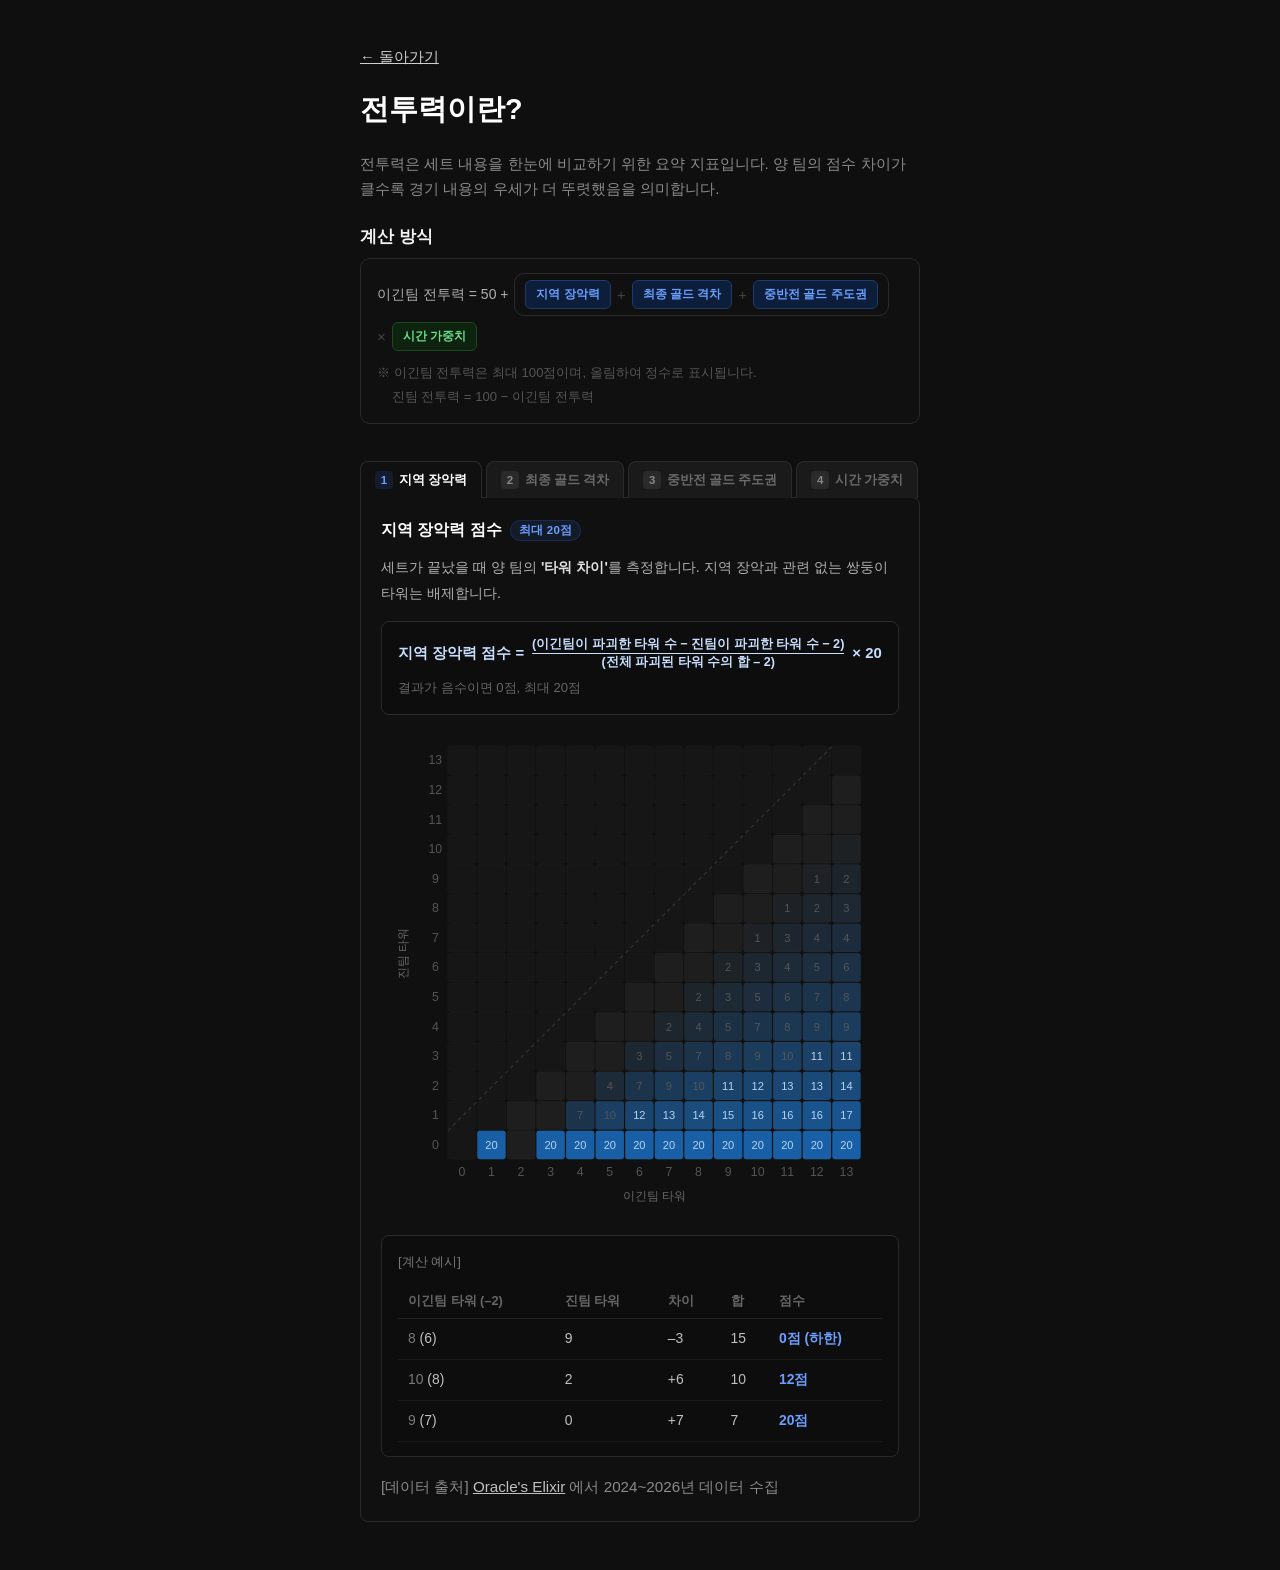
<file: power.html>
<!DOCTYPE html>
<html lang="ko">
<head>
  <meta charset="UTF-8" />
  <meta name="viewport" content="width=device-width, initial-scale=1.0" />
  <title>전투력이란?</title>
  <link rel="icon" href="favicon.png" type="image/png">
  <link rel="stylesheet" href="style.css" />
  <style>
    body {
      background-color: #0f0f0f;
      color: #e0e0e0;
      font-family: 'Pretendard', 'Apple SD Gothic Neo', sans-serif;
      display: flex;
      justify-content: center;
      padding: 24px 12px;
    }

    @media (min-width: 560px) {
      body { padding: 48px 16px; }
    }

    .info-page {
      width: 100%;
      max-width: 560px;
      display: flex;
      flex-direction: column;
      gap: 24px;
    }

    .info-card {
      background: #141414;
      border: 1px solid #1f1f1f;
      border-radius: 12px;
      padding: 20px;
      display: flex;
      flex-direction: column;
      gap: 16px;
    }

    .info-title {
      font-size: 1.8rem;
      font-weight: 800;
      color: #fff;
      line-height: 1.3;
    }

    .info-sub {
      font-size: 0.95rem;
      color: #8a8a8a;
      line-height: 1.6;
    }

    .info-section {
      display: flex;
      flex-direction: column;
      gap: 10px;
    }

    .info-section h2 {
      font-size: 1.05rem;
      font-weight: 700;
      color: #f2f2f2;
    }

    .info-section p,
    .info-section li {
      font-size: 0.95rem;
      color: #cfcfcf;
      line-height: 1.8;
      word-break: keep-all;
    }

    .info-section ul {
      padding-left: 18px;
    }

    .formula-box {
      background: #101010;
      border: 1px solid #2a2a2a;
      border-radius: 10px;
      padding: 14px 16px;
      font-size: 0.95rem;
      color: #f5f5f5;
      line-height: 1.8;
    }

    .back-link {
      display: inline-block;
      width: fit-content;
      color: #cfcfcf;
      text-decoration: underline;
      font-size: 0.92rem;
    }

    .back-link:hover {
      color: #ffffff;
    }

      /* ── 탭 래퍼 ── */
  .var-tabs { display:flex; flex-direction:column; gap:0; margin-top:12px; }
 
  .var-tab-list { display:flex; gap:4px; flex-wrap:wrap; }
 
  .var-tab-btn {
    background:#1a1a1a; border:1px solid #2a2a2a; border-bottom:none;
    border-radius:8px 8px 0 0; padding:9px 10px; font-size:0.78rem;
    font-weight:600; color:#6a6a6a; cursor:pointer;
    transition:background 0.15s, color 0.15s;
    font-family:'Pretendard','Apple SD Gothic Neo',sans-serif;
    white-space:nowrap; position:relative; bottom:-1px; letter-spacing:-0.01em;
  }
  @media (min-width: 420px) {
    .var-tab-btn { padding:9px 14px; font-size:0.82rem; }
  }
  .var-tab-btn:hover { color:#c0c0c0; background:#1f1f1f; }
  .var-tab-btn.active { background:#101010; border-color:#2a2a2a; border-bottom-color:#101010; color:#fff; }
 
  .var-tab-btn .tab-num {
    display:inline-block; width:18px; height:18px; line-height:18px;
    text-align:center; border-radius:4px; background:#2a2a2a;
    font-size:0.72rem; margin-right:6px; color:#888;
    transition:background 0.15s, color 0.15s;
  }
  .var-tab-btn.active .tab-num { background:#3a6fff22; color:#6a9eff; }
  
  .var-tab-btn.tab-green.active .tab-num {
    background: #6adf8a22;
    color: #6adf8a;
  }
 
  .var-tab-panels {
    border:1px solid #2a2a2a; border-radius:0 8px 8px 8px;
    background:#101010; padding:16px 14px;
    display:flex; flex-direction:column; gap:18px;
  }
  @media (min-width: 420px) {
    .var-tab-panels { padding:22px 20px; }
  }
 
  .var-panel { display:none; flex-direction:column; gap:14px; animation:vFadeIn 0.18s ease; }
  .var-panel.active { display:flex; }
 
  @keyframes vFadeIn {
    from { opacity:0; transform:translateY(4px); }
    to   { opacity:1; transform:translateY(0); }
  }
 
  .var-panel-title { font-size:1rem; font-weight:700; color:#fff; display:flex; align-items:center; gap:8px; }
  .var-panel-title .badge {
    font-size:0.72rem; font-weight:700; padding:2px 8px; border-radius:20px;
    background:#1e3a6e44; color:#6a9eff; border:1px solid #3a6fff33; letter-spacing:0.02em;
  }
  .var-panel-title .badge.green { background:#1a3a1a44; color:#6adf8a; border-color:#3aff6633; }
 
  .var-panel-desc { font-size:0.90rem; color:#b0b0b0; line-height:1.8; word-break:keep-all; }
 
  .var-formula-box {
    background:#0d0d0d; border:1px solid #2a2a2a; border-radius:8px;
    padding:14px 16px; font-size:0.9rem; color:#e0e0e0; line-height:1.85;
  }
  .var-formula-box .formula-main { color:#c8deff; font-weight:600; font-size:0.93rem; }
  .var-formula-box .formula-note { color:#666; font-size:0.82rem; margin-top:4px; }
 
  .var-graph-wrap {
    padding:0px 10px ; overflow-x:auto;
  }
  .var-graph-wrap svg text { font-family:'Pretendard','Apple SD Gothic Neo',sans-serif; }
 
  .var-example-table { width:100%; border-collapse:collapse; font-size:0.87rem; }
  .var-example-table th {
    color:#666; font-weight:600; font-size:0.8rem; text-align:left;
    padding:6px 10px; border-bottom:1px solid #222;
    white-space:nowrap;
  }
  .var-example-table td { color:#c0c0c0; padding:7px 10px; border-bottom:1px solid #1a1a1a; white-space:nowrap; }
  .var-example-table td.score { color:#6a9eff; font-weight:700; }
  .var-example-table td.capped { color:#ff6b6b; font-weight:700; }

  /* Scrollable table wrapper for narrow screens */
  .var-formula-box { overflow-x: auto; }
 
  .var-divider { border:none; border-top:1px solid #1f1f1f; margin:8px 0; }
  </style>
</head>
<body>
  <main class="info-page">
    <a href="index.html" class="back-link">← 돌아가기</a>

      <div class="info-title">전투력이란?</div>
      <div class="info-sub">
        전투력은 세트 내용을 한눈에 비교하기 위한 요약 지표입니다. 
        양 팀의 점수 차이가 클수록 경기 내용의 우세가 더 뚜렷했음을 의미합니다.
      </div>

      <div class="info-section">
        <h2>계산 방식</h2>
        <div class="formula-box">
          <div style="display:flex; flex-wrap:wrap; align-items:center; gap:6px; font-size:14px; color:#e0e0e0; line-height:1.6;">

            <span style="font-size:14px; color: #b0b0b0; white-space:nowrap;">이긴팀 전투력 = 50 +</span>
            <span style="display:flex; flex-wrap:wrap; align-items:center; gap:6px; background:#101010; border:1px solid #2a2a2a; border-radius:10px; padding:6px 10px;">

              <span style="background:#0c1e3a; color:#6a9eff; border:1px solid #1e3a6e; border-radius:6px; padding:4px 10px; font-size:12px; font-weight:600; white-space:nowrap;">지역 장악력</span>
              <span style="color:#444; font-size:15px;">+</span>
              <span style="background:#0c1e3a; color:#6a9eff; border:1px solid #1e3a6e; border-radius:6px; padding:4px 10px; font-size:12px; font-weight:600; white-space:nowrap;">최종 골드 격차</span>
              <span style="color:#444; font-size:15px;">+</span>
              <span style="background:#0c1e3a; color:#6a9eff; border:1px solid #1e3a6e; border-radius:6px; padding:4px 10px; font-size:12px; font-weight:600; white-space:nowrap;">중반전 골드 주도권</span>

            </span>

            <span style="color:#444; font-size:15px;">×</span>

            <span style="background:#0e2210; color:#6adf8a; border:1px solid #1e4a1e; border-radius:6px; padding:4px 10px; font-size:12px; font-weight:600; white-space:nowrap;">시간 가중치</span>

          </div>

          <div style="margin-top:10px; font-size:0.82rem; color:#555;">
            ※ 이긴팀 전투력은 최대 100점이며, 올림하여 정수로 표시됩니다.<br/>&nbsp;&nbsp;&nbsp;&nbsp;진팀 전투력 = 100 − 이긴팀 전투력
          </div>
        </div>
      </div>

        <div class="var-tabs">
        <div class="var-tab-list" role="tablist">
            <button class="var-tab-btn active" onclick="switchVarTab(0)" role="tab">
            <span class="tab-num">1</span>지역 장악력
            </button>
            <button class="var-tab-btn" onclick="switchVarTab(1)" role="tab">
            <span class="tab-num">2</span>최종 골드 격차
            </button>
            <button class="var-tab-btn" onclick="switchVarTab(2)" role="tab">
            <span class="tab-num">3</span>중반전 골드 주도권
            </button>
            <button class="var-tab-btn tab-green" onclick="switchVarTab(3)" role="tab">
            <span class="tab-num">4</span>시간 가중치
            </button>
        </div>
        
        <div class="var-tab-panels">
        
            <!-- ── 패널 1: 지역 장악력 점수 ── -->
            <div class="var-panel active" id="vpanel-0">
            <div class="var-panel-title">
                지역 장악력 점수
                <span class="badge">최대 20점</span>
            </div>
        
            <p class="var-panel-desc">
                세트가 끝났을 때 양 팀의 <strong style="color:#e0e0e0">'타워 차이'</strong>를 측정합니다. 지역 장악과 관련 없는 쌍둥이 타워는 배제합니다.
            </p>
        
            <div class="var-formula-box">
                <div class="formula-main" style="display:flex; align-items:center; gap:8px; flex-wrap:wrap;">
                지역 장악력 점수 =
                    <span style="display:inline-flex; flex-direction:column; align-items:center; font-size:0.85em; line-height:1.4;">
                        <span>(이긴팀이 파괴한 타워 수 − 진팀이 파괴한 타워 수 − 2)</span>
                        <span style="border-top:1px solid currentColor; width:100%; display:block;"></span>
                        <span>(전체 파괴된 타워 수의 합 – 2)</span>
                    </span>
                    × 20
                </div>
                <div class="formula-note">결과가 음수이면 0점, 최대 20점</div>
            </div>

            <!-- 히트맵 (JS 렌더링) -->
            <div class="var-graph-wrap">
                <svg id="regional-heatmap" width="100%"></svg>
            </div>
        
        
            <div class="var-formula-box">
                <div style="color:#777; font-size:0.82rem; margin-bottom:8px;">[계산 예시]</div>
                <table class="var-example-table">
                <thead>
                    <tr><th>이긴팀 타워 (–2)</th><th>진팀 타워</th><th>차이</th><th>합</th><th>점수</th></tr>
                </thead>
                <tbody>
                    <tr><td><span style = "color: #797979;">8</span> (6)</td><td>9</td><td>–3</td><td>15</td><td class="score">0점 (하한)</td></tr>
                    <tr><td><span style = "color: #797979;">10</span> (8)</td><td>2</td><td>+6</td><td>10</td><td class="score">12점</td></tr>
                    <tr><td><span style = "color: #797979;">9</span> (7)</td><td>0</td><td>+7</td><td>7</td><td class="score">20점</td></tr>
                </tbody>
                </table>
            </div>
            </div>
        
            <!-- ── 패널 2: 최종 골드 격차 점수 ── -->
            <div class="var-panel" id="vpanel-1">
            <div class="var-panel-title">
                최종 골드 격차 점수
                <span class="badge">최대 20점</span>
            </div>
        
            <p class="var-panel-desc">
                세트 종료 시점의 <strong style="color:#e0e0e0">'획득' 골드 차이 비율</strong>을 반영합니다. 시간만 지나면 자동으로 쌓이는 골드는 배제합니다.
            </p>
        
            <div class="var-formula-box">
                <div class="formula-main" style="display:flex; align-items:center; gap:8px; flex-wrap:wrap;">
                최종 골드 격차 점수 =
                    <span style="display:inline-flex; flex-direction:column; align-items:center; font-size:0.85em; line-height:1.4;">
                        <span>(이긴팀 획득 골드 − 진팀 획득 골드)</span>
                        <span style="border-top:1px solid currentColor; width:100%; display:block;"></span>
                        <span>(전체 획득 골드 합)</span>
                    </span>
                    × 100
                </div>
                <div class="formula-note">결과가 음수이면 0점, 최대 20점</div>
            </div>
        
            <div class="var-formula-box">
                <div style="color:#777; font-size:0.82rem; margin-bottom:8px;">[계산 예시]</div>
                <table class="var-example-table">
                <thead>
                    <tr><th>이긴팀 획득 골드</th><th>진팀 획득 골드</th><th>비율 차이</th><th>점수</th></tr>
                </thead>
                <tbody>
                    <tr><td>53,000</td><td>55,000</td><td>–2.4%</td><td class="score">0점 (하한)</td></tr>
                    <tr><td>47,000</td><td>40,000</td><td>8.0%</td><td class="score">8.0점</td></tr>
                    <tr><td>35,000</td><td>22,000</td><td>22.8%</td><td class="score">20점 (상한)</td></tr>
                </tbody>
                </table>
            </div>
            </div>
        
            <!-- ── 패널 3: 중반전 골드 주도권 점수 ── -->
            <div class="var-panel" id="vpanel-2">
            <div class="var-panel-title">
                중반전 골드 주도권 점수
                <span class="badge">최대 10점</span>
            </div>
        
            <p class="var-panel-desc">
                <strong style="color:#e0e0e0">25분 시점의 골드 차이</strong>로 중반 흐름을 측정합니다.
            </p>
        
            <div class="var-formula-box">
                <div class="formula-main">중반전 골드 주도권 점수 = 25분 골드 차이 ÷ 500</div>
                <div class="formula-note">결과가 음수이면 0점, 최대 10점</div>
            </div>
        
            <div class="var-graph-wrap">
                <svg viewBox="0 0 420 190" width="100%" xmlns="http://www.w3.org/2000/svg">
                <line x1="54" y1="18" x2="54" y2="148" stroke="#2a2a2a" stroke-width="1"/>
                <line x1="54" y1="148" x2="400" y2="148" stroke="#2a2a2a" stroke-width="1"/>
                <line x1="54" y1="83" x2="400" y2="83" stroke="#1e1e1e" stroke-width="1" stroke-dasharray="4,3"/>
                <line x1="54" y1="18" x2="400" y2="18" stroke="#1f2f4c" stroke-width="1" stroke-dasharray="3,3"/>
                <text x="46" y="152" fill="#555" font-size="11" text-anchor="end">0</text>
                <text x="46" y="87"  fill="#555" font-size="11" text-anchor="end">5</text>
                <text x="46" y="22"  fill="#6a9eff" font-size="11" text-anchor="end">10</text>
                <text x="54"  y="164" fill="#555" font-size="10" text-anchor="middle">0</text>
                <text x="140" y="164" fill="#555" font-size="10" text-anchor="middle">2,500</text>
                <text x="227" y="164" fill="#555" font-size="10" text-anchor="middle">5,000</text>
                <text x="314" y="164" fill="#555" font-size="10" text-anchor="middle">7,500</text>
                <text x="400" y="164" fill="#555" font-size="10" text-anchor="middle">10,000+</text>
                <text x="227" y="180" fill="#555" font-size="10" text-anchor="middle">25분 골드 차이</text>
                <!-- 5,000골드에서 상한 도달 → x=227 -->
                <line x1="54" y1="148" x2="227" y2="18" stroke="#6a9eff" stroke-width="2"/>
                <line x1="227" y1="18" x2="400" y2="18" stroke="#6a9eff" stroke-width="2"/>
                <circle cx="54"  cy="148" r="3.5" fill="#6a9eff"/>
                <circle cx="140" cy="83"  r="3.5" fill="#6a9eff"/>
                <circle cx="227" cy="18"  r="3.5"   fill="#6a9eff"/>
                <line x1="227" y1="18" x2="227" y2="150" stroke="#333" stroke-width="1" stroke-dasharray="3,3"/>
                <text x="227" y="142" fill="#555" font-size="9" text-anchor="middle">5,000골드 → 상한 10점</text>
                </svg>
            </div>
        
            <div class="var-formula-box">
                <div style="color:#777; font-size:0.82rem; margin-bottom:6px;">⚠ 예외: 25분 전에 끝난 경기</div>
                <div style="color:#c0c0c0; font-size:0.9rem; line-height:1.8;">
                경기가 25분 이전에 끝나면 25분 데이터가 존재하지 않습니다.<br>
                이 경우 <strong style="color:#e0e0e0">최종 골드 격차 점수 × 1.5</strong>로 대신 계산합니다.<br>
                <span style="color:#666; font-size:0.83rem;">(이 때도 최대 10점)</span>
                </div>
            </div>

            </div>
        
            <!-- ── 패널 4: 시간 가중치 ── -->
            <div class="var-panel" id="vpanel-3">
            <div class="var-panel-title">
                시간 가중치
                <span class="badge green">0.5 ~ 1.0</span>
            </div>
        
            <p class="var-panel-desc">
                <strong style="color:#e0e0e0">경기 시간</strong>에 따라 세 점수의 합에 곱해지는 보정값입니다.
                짧은 경기의 우세는 그대로 반영하고,
                긴 경기의 전투력은 50점 방향으로 압축합니다.
            </p>
        
            <div class="var-formula-box">
                <table style="width:100%; font-size:0.9rem; border-collapse:collapse;">
                <tr>
                    <td style="color:#888; padding:5px 0; width:44%">20분 이하</td>
                    <td style="color:#6adf8a; font-weight:700;">× 1.0
                    <span style="color:#555; font-size:0.82rem; font-weight:400;">(점수 차이 그대로)</span>
                    </td>
                </tr>
                <tr>
                    <td style="color:#888; padding:5px 0;">20분 ~ 50분</td>
                    <td style="color:#c8deff; font-weight:700;">× 선형 감소
                    <span style="color:#555; font-size:0.82rem; font-weight:400;">(1.0 → 0.5)</span>
                    </td>
                </tr>
                <tr>
                    <td style="color:#888; padding:5px 0;">50분 이상</td>
                    <td style="color:#ff9f6a; font-weight:700;">× 0.5
                    <span style="color:#555; font-size:0.82rem; font-weight:400;">(점수 차이 절반으로 압축)</span>
                    </td>
                </tr>
                </table>
                <hr class="var-divider">
                <div class="formula-note">20분 초과 50분 미만: 가중치 = 1.0 − (경기 시간(분) − 20) ÷ 60</div>
            </div>
        
            <div class="var-graph-wrap">
                <svg viewBox="0 0 420 200" width="100%" xmlns="http://www.w3.org/2000/svg">
                <line x1="54" y1="8" x2="54" y2="158" stroke="#2a2a2a" stroke-width="1"></line>
                <line x1="54" y1="148" x2="400" y2="148" stroke="#2a2a2a" stroke-width="1" stroke-dasharray="3,3"></line>
                <line x1="54" y1="83" x2="400" y2="83" stroke="#1e1e1e" stroke-width="1" stroke-dasharray="4,3"></line>
                <text x="46" y="22" fill="#6adf8a" font-size="11" text-anchor="end">1.0</text>
                <text x="46" y="87" fill="#555" font-size="11" text-anchor="end">0.75</text>
                <text x="46" y="152" fill="#ff9f6a" font-size="11" text-anchor="end">0.5</text>
                <text x="14" y="83" fill="#555" font-size="10" text-anchor="middle" transform="rotate(-90,14,83)">가중치</text>
                <text x="123" y="164" fill="#555" font-size="10" text-anchor="middle">20분</text>
                <text x="331" y="164" fill="#555" font-size="10" text-anchor="middle">50분</text>
                <text x="227" y="180" fill="#555" font-size="10" text-anchor="middle">경기 시간</text>
                <!-- 구간 1: 1.0 수평 -->
                <line x1="54" y1="18" x2="123" y2="18" stroke="#6adf8a" stroke-width="2.5"></line>
                <!-- 구간 2: 선형 하강 20분→50분 -->
                <line x1="123" y1="18" x2="331" y2="148" stroke="#c8deff" stroke-width="2.5"></line>
                <!-- 구간 3: 0.5 수평 -->
                <line x1="331" y1="148" x2="400" y2="148" stroke="#ff9f6a" stroke-width="2.5"></line>
                <line x1="123" y1="18" x2="123" y2="150" stroke="#333" stroke-width="1" stroke-dasharray="3,3"></line>
                <line x1="331" y1="148" x2="331" y2="150" stroke="#333" stroke-width="1" stroke-dasharray="3,3"></line>
                <circle cx="123" cy="18" r="4" fill="#6adf8a"></circle>
                <circle cx="331" cy="148" r="4" fill="#ff9f6a"></circle>
                <rect x="57" y="24" width="63" height="13" rx="3" fill="#1a3a1a66"></rect>
                <text x="85" y="34" fill="#6adf8a" font-size="9" text-anchor="middle">× 1.0</text>
                <rect x="190" y="66" width="57" height="13" rx="3" fill="#1a2a3a66"></rect>
                <text x="218" y="76" fill="#c8deff" font-size="9" text-anchor="middle">선형 감소</text>
                <rect x="336" y="128" width="64" height="13" rx="3" fill="#3a1a0a66"></rect>
                <text x="363" y="138" fill="#ff9f6a" font-size="9" text-anchor="middle">× 0.5</text>
                </svg>
            </div>

        
            <div class="var-formula-box">
                <div style="color:#777; font-size:0.82rem; margin-bottom:8px;">[예시] 같은 우세(세 점수 합 = 30점)일 때 경기 시간별 이긴팀 전투력</div>
                <table class="var-example-table">
                <thead>
                    <tr><th>경기 시간</th><th>가중치</th><th>이긴팀 전투력</th><th>진팀 전투력</th></tr>
                </thead>
                <tbody>
                    <tr>
                    <td>26:00</td><td>0.90</td>
                    <td class="score">77점</td><td>23점</td>
                    </tr>
                    <tr>
                    <td>35:00</td><td>0.75</td>
                    <td class="score">73점</td><td>27점</td>
                    </tr>
                    <tr>
                    <td>44:00</td><td>0.60</td>
                    <td class="score">68점</td><td>32점</td>
                    </tr>
                </tbody>
                </table>
            </div>
            </div>
        <div class="info-section">
          <div class="info-sub">
            [데이터 출처] <a href="https://oracleselixir.com" target="_blank" style="color: #c0c0c0;">Oracle's Elixir</a>
            에서 2024~2026년 데이터 수집
          </div>
        </div>
        
        </div>
        </div>



  </main>
<script>
  function switchVarTab(index) {
    document.querySelectorAll('.var-tab-btn').forEach((b, i) =>
      b.classList.toggle('active', i === index));
    document.querySelectorAll('.var-panel').forEach((p, i) =>
      p.classList.toggle('active', i === index));
  }
 
  /* ── 히트맵 (지역 장악력) ── */
  (function() {
    const svg = document.getElementById('regional-heatmap');
    if (!svg) return;
    const ns = 'http://www.w3.org/2000/svg';
    const CELL = 24, PAD_L = 46, PAD_T = 14, MAX_T = 13, N = MAX_T + 1;
    const W = PAD_L + N * CELL + 22;
    const H = PAD_T + N * CELL + 46;
    svg.setAttribute('viewBox', `0 0 ${W} ${H}`);
 
    function score(w, l) {
      const denom = (w + l - 2) || 1;
      return Math.max(0, (w - l - 2) / denom * 20);
    }
    function cellFill(s) {
      const t = Math.min(s / 20, 1);
      return `rgb(${Math.round(30+t*(24-30))},${Math.round(30+t*(95-30))},${Math.round(30+t*(165-30))})`;
    }
    function el(tag, attrs) {
      const e = document.createElementNS(ns, tag);
      Object.entries(attrs).forEach(([k,v]) => e.setAttribute(k, v));
      return e;
    }
    function tx(content, attrs) {
      const e = el('text', attrs); e.textContent = content; return e;
    }
 
    const g = el('g', {});
    for (let l = 0; l <= MAX_T; l++) {
      for (let w = 0; w <= MAX_T; w++) {
        const cx = PAD_L + w * CELL;
        const cy = PAD_T + (MAX_T - l) * CELL;
        const invalid = w <= l;
        const s = invalid ? 0 : score(w, l);
        g.appendChild(el('rect', {
          x:cx, y:cy, width:CELL-1, height:CELL-1, rx:2,
          fill: invalid ? '#161616' : cellFill(s),
          stroke:'rgba(255,255,255,0.04)', 'stroke-width':'0.5'
        }));
        if (!invalid && s >= 1) {
          g.appendChild(tx(s.toFixed(0), {
            x: cx+CELL/2-0.5, y: cy+CELL/2-0.5,
            'text-anchor':'middle', 'dominant-baseline':'central',
            'font-size':'9',
            'font-family':"'Pretendard','Apple SD Gothic Neo',sans-serif",
            fill: s > 10 ? '#b5d4f4' : '#555'
          }));
        }
      }
    }
    svg.appendChild(g);
 
    for (let w = 0; w <= MAX_T; w++) {
      svg.appendChild(tx(w, {
        x: PAD_L+w*CELL+CELL/2-0.5, y: PAD_T+N*CELL+13,
        'text-anchor':'middle', 'font-size':'10',
        'font-family':"'Pretendard',sans-serif", fill:'#555'
      }));
    }
    for (let l = 0; l <= MAX_T; l++) {
      svg.appendChild(tx(l, {
        x: PAD_L-10, y: PAD_T+(MAX_T-l)*CELL+CELL/2-0.5,
        'text-anchor':'middle', 'dominant-baseline':'central', 'font-size':'10',
        'font-family':"'Pretendard',sans-serif", fill:'#555'
      }));
    }
    svg.appendChild(tx('이긴팀 타워', {
      x: PAD_L+N*CELL/2, y: PAD_T+N*CELL+32,
      'text-anchor':'middle', 'font-size':'10',
      'font-family':"'Pretendard',sans-serif", fill:'#666'
    }));
    svg.appendChild(tx('진팀 타워', {
      x:10, y: PAD_T+N*CELL/2,
      'text-anchor':'middle', 'dominant-baseline':'central', 'font-size':'10',
      'font-family':"'Pretendard',sans-serif", fill:'#666',
      transform:`rotate(-90,10,${PAD_T+N*CELL/2})`
    }));
 
    let d = '';
    for (let i = 0; i <= MAX_T; i++) {
      d += `${i===0?'M':'L'} ${PAD_L+i*CELL} ${PAD_T+(MAX_T-i)*CELL} `;
    }
    svg.appendChild(el('path', {
      d, fill:'none',
      stroke:'rgba(255,255,255,0.12)', 'stroke-width':'1', 'stroke-dasharray':'3 3'
    }));
  })();
</script>
</body>
</html>
</file>
<file: style.css>
/* ── Reset & Base ── */
* {
  box-sizing: border-box;
  margin: 0;
  padding: 0;
}

body {
  background-color: #0f0f0f;
  color: #e0e0e0;
  font-family: 'Pretendard', 'Apple SD Gothic Neo', sans-serif;
  min-height: 100vh;
  display: flex;
  justify-content: center;
  padding: 24px 16px;
}

@media (min-width: 560px) {
  body { padding: 48px 16px; }
}

/* ── Container ── */
.container {
  width: 100%;
  max-width: 480px;
  display: flex;
  flex-direction: column;
  gap: 24px;
}


.hero {
  text-align: center;
  display: flex;
  flex-direction: column;
  gap: 8px;
}

.hero-title {
  font-size: 2.00rem;
  font-weight: 800;
  letter-spacing: 0.02em;
  text-align: center;
  color: #ffffff;
  word-break: keep-all; /* 단어 단위로 줄바꿈 */
  letter-spacing: 0.05em;
}

.hero-sub {
  font-size: 0.95rem;
  color: #8a8a8a;
  word-break: keep-all;
  line-height: 1.6;
}


/* ── Two-Column Selector ── */
.team-selector {
  display: flex;
  gap: 12px;
}

.team-column {
  flex: 1;
  display: flex;
  flex-direction: column;
  gap: 8px;
}

label {
  font-size: 0.75rem;
  text-transform: uppercase;
  letter-spacing: 0.08em;
  color: #888;
}

select {
  width: 100%;
  padding: 10px 12px;
  background-color: #1a1a1a;
  color: #e0e0e0;
  border: 1px solid #333;
  border-radius: 6px;
  font-size: 0.95rem;
  cursor: pointer;
}

select:focus {
  outline: none;
  border-color: #555;
}

/* ── Search Button ── */
#search-btn {
  width: 100%;
  padding: 12px;
  background-color: #e0e0e0;
  color: #0f0f0f;
  border: none;
  border-radius: 6px;
  font-size: 1.00rem;
  font-weight: 600;
  cursor: pointer;
  letter-spacing: 0.03em;
}

#search-btn:hover {
  background-color: #ffffff;
}

/* ── Results Area ── */
#results {
  display: flex;
  flex-direction: column;
  gap: 12px;
}

.tooltip-wrap {
  position: relative;
  display: inline-block;
  cursor: help;
  border-bottom: 1px dashed #555;
}

.tooltip-wrap .tooltip-box {
  visibility: hidden;
  opacity: 0;
  transition: opacity 0.2s;

  width: 250px;
  background-color: #1e1e1e;
  color: #ccc;
  font-size: 0.75rem;
  font-weight: 400;
  line-height: 1.6;
  border: 1px solid #333;
  border-radius: 6px;
  padding: 8px 12px;

  position: absolute;
  top: 130%;
  bottom: auto;
  transform: translateX(-50%);
  z-index: 10;
}

.tooltip-wrap:hover .tooltip-box {
  visibility: visible;
  opacity: 1;
}

.tooltip-wrap.tooltip-active .tooltip-box {
  visibility: visible;
  opacity: 1;
}

.footer {
  margin-top: 48px;
  padding-top: 16px;
  border-top: 1px solid #1f1f1f;
  text-align: center;
  display: flex;
  flex-direction: column;
  gap: 6px;
}

.footer p {
  font-size: 0.75rem;
  color: #444;
}

.footer a {
  color: #555;
  text-decoration: underline;
}

.footer a:hover {
  color: #888;
}

.set-row {
  border-bottom: 1px solid #1f1f1f;
}

.set-name-cell {
  width: 34%;
  padding: 12px 4px; /* 위아래 여백을 넉넉히 주어 텍스트 공간 확보 */
  color: #888;
  font-size: 0.80rem;
  text-align: left;
  vertical-align: middle;
  white-space: nowrap;
}

.set-bar-cell {
  width: 66%;
  padding: 0 4px 0 0;
  vertical-align: middle;
}

.battle-row {
  min-height: 28px;
  width: 80%;
  margin-inline: auto;
  display: grid;
  grid-template-columns: 24px minmax(0, 1fr) 24px;
  align-items: center;
  column-gap: 4px;
}

.battle-track {
  position: relative;
  height: 18px;
  overflow: visible;
}

.battle-score {
  font-size: 0.75rem;
  line-height: 1;
  text-align: center;
}

.marker-score-win {
  color: #999;
}

.marker-score-loss {
  color: #999;
}

.marker-score-other {
  color: #999;
}

.battle-base {
  position: absolute;
  left: 0;
  right: 0;
  top: 50%;
  height: 4px;
  transform: translateY(-50%);
  background: #5e5e5e;
  border-radius: 999px;
}

.battle-fill {
  position: absolute;
  top: 50%;
  height: 4px;
  transform: translateY(-50%);
  background: #b1b1b1;
  border-radius: 999px;
}


.material-symbols-outlined {
  font-variation-settings:
    'FILL' 1,
    'wght' 400,
    'GRAD' 0,
    'opsz' 20;
  line-height: 1;
}

/* 우리팀 승리 → 왼쪽으로 diverge */
.battle-track.left .battle-fill {
  left: calc(50% - var(--delta));
  width: var(--delta);
}

.battle-track.left .battle-end {
  left: calc(50% - var(--delta));
}

/* 상대팀 승리 → 오른쪽으로 diverge */
.battle-track.right .battle-fill {
  left: 50%;
  width: var(--delta);
}

.battle-track.right .battle-end {
  left: calc(50% + var(--delta));
}

/* 50:50 */
.battle-track.tie .battle-fill {
  left: 50%;
  width: 0;
}

.battle-track.tie .battle-end {
  left: 50%;
}

.set-midline {
  position: absolute;
  top: 1.5px;
  bottom: 1.5px;
  left: 50%;
  width: 3px;
  border-left: 3px solid #5E5E5E;
  transform: translateX(-1.5px);
  z-index: 2;
}

.var-insight {
  display:flex; gap:10px; align-items:flex-start; margin-bottom: 20px;
  background:#141414; border:1px solid #222; border-radius:8px; padding:12px 14px;
}
.var-insight .icon { font-size:1rem; margin-top:1px; flex-shrink:0; }
.var-insight p { font-size:0.80rem; color:#999; line-height:1.75; margin:0; word-break:keep-all; }
.var-insight p strong { color:#c8c8c8; }
</file>
